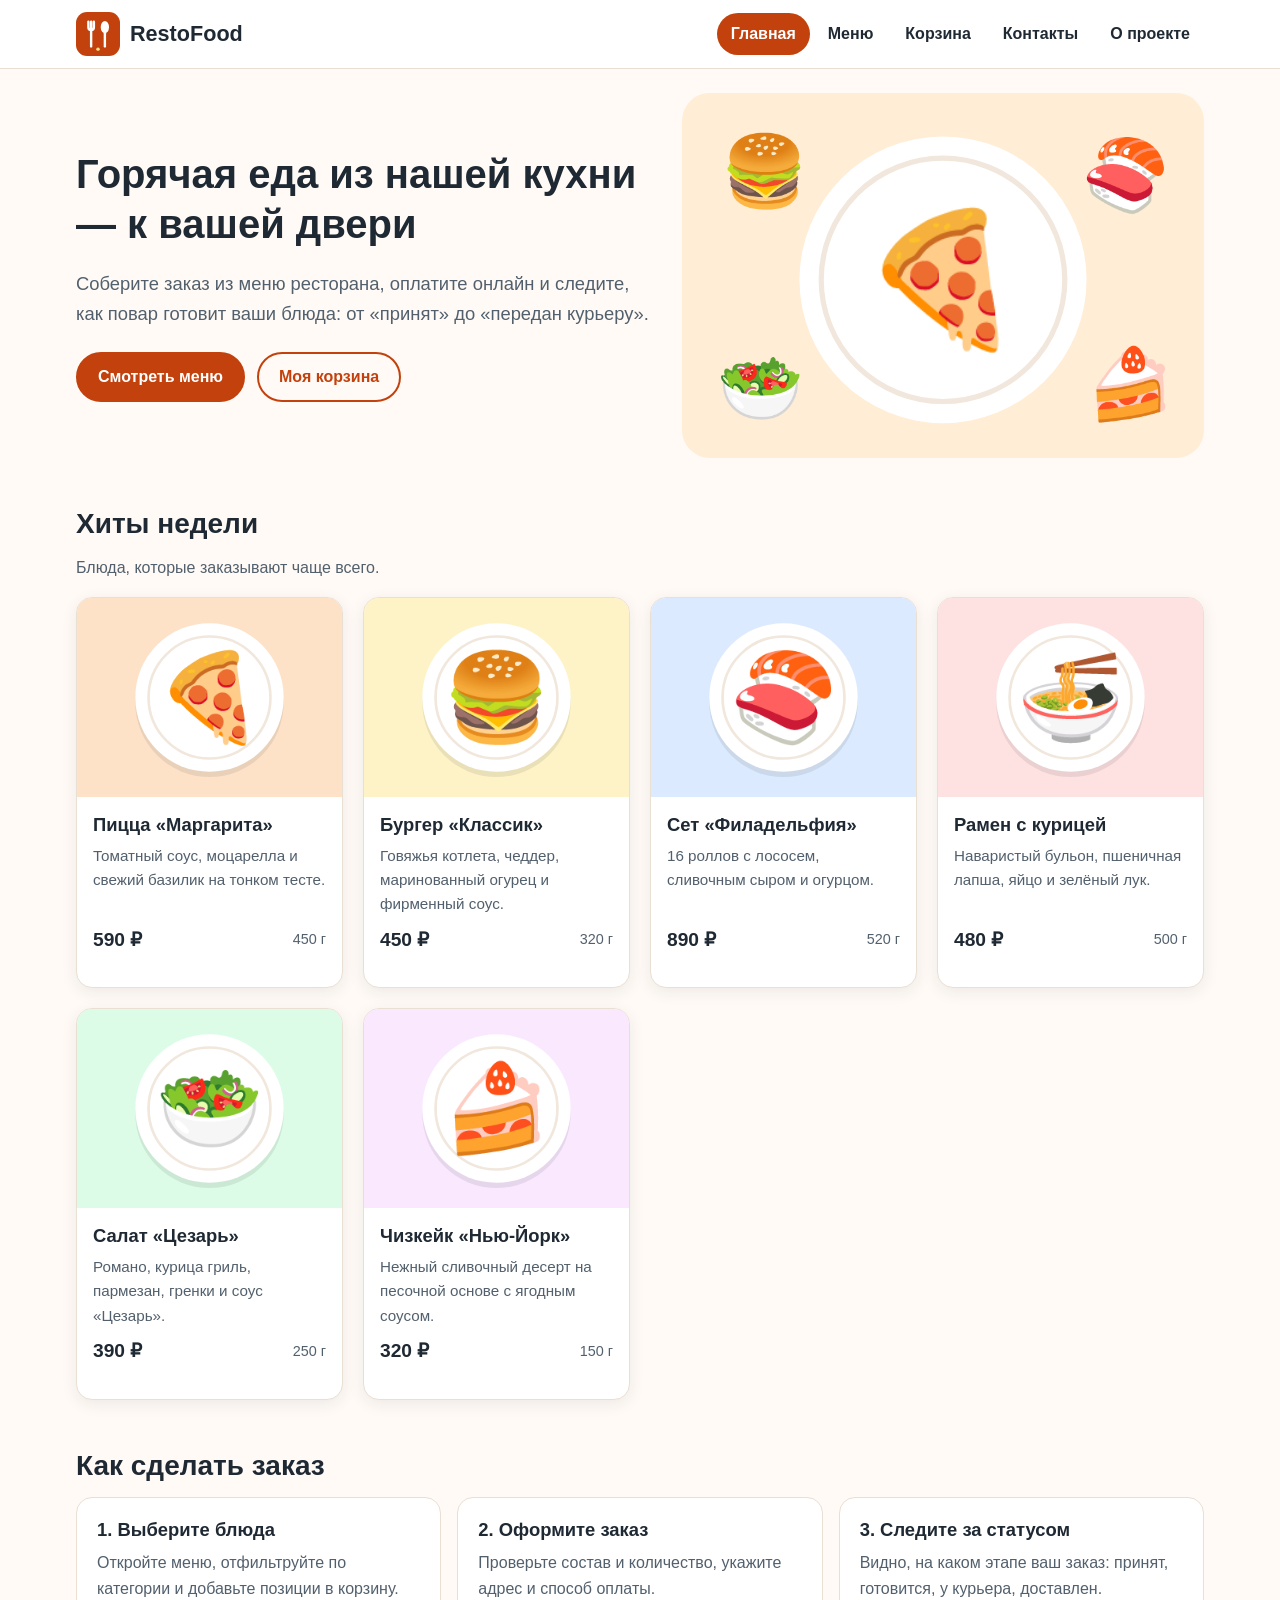
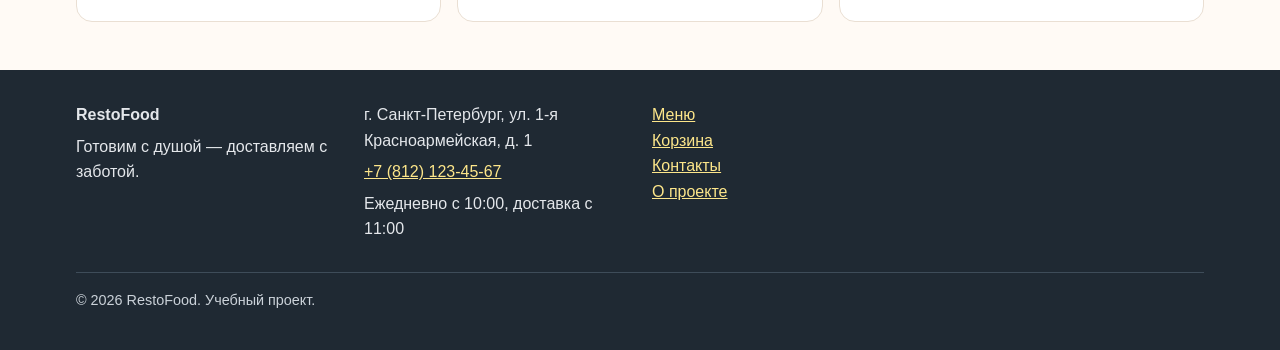
<file: index.html>
<!DOCTYPE html>
<html lang="ru">
<head>
  <meta charset="UTF-8">
  <meta name="viewport" content="width=device-width, initial-scale=1">
  <meta name="description" content="RestoFood — заказ еды из ресторана с доставкой и отслеживанием статуса приготовления.">
  <title>RestoFood — заказ еды из ресторана</title>
  <link rel="icon" href="images/logo.svg" type="image/svg+xml">
  <link rel="stylesheet" href="css/style.css">
</head>
<body>
  <header class="site-header">
    <div class="site-header__inner">
      <a class="logo" href="index.html">
        <img src="images/logo.svg" alt="Логотип RestoFood: вилка и ложка на оранжевом фоне" width="44" height="44">
        RestoFood
      </a>
      <nav class="main-nav">
        <ul>
          <li><a class="active" href="index.html">Главная</a></li>
          <li><a href="catalog.html">Меню</a></li>
          <li><a href="cart.html">Корзина</a></li>
          <li><a href="contacts.html">Контакты</a></li>
          <li><a href="about.html">О проекте</a></li>
        </ul>
      </nav>
    </div>
  </header>

  <main>
    <section class="hero">
      <div class="hero__text">
        <h1>Горячая еда из нашей кухни — к вашей двери</h1>
        <p>Соберите заказ из меню ресторана, оплатите онлайн и следите, как повар готовит ваши блюда: от «принят» до «передан курьеру».</p>
        <div class="hero__actions">
          <a class="btn" href="catalog.html">Смотреть меню</a>
          <a class="btn btn--outline" href="cart.html">Моя корзина</a>
        </div>
      </div>
      <img src="images/hero.svg" alt="Тарелка с пиццей в окружении бургера, суши, салата и торта" width="600" height="420">
    </section>

    <section class="section">
      <h2>Хиты недели</h2>
      <p class="section__lead">Блюда, которые заказывают чаще всего.</p>
      <div class="card-grid">
        <article class="card">
          <img src="images/dishes/margherita.svg" alt="Пицца «Маргарита» на белой тарелке" width="400" height="300">
          <div class="card__body">
            <h3 class="card__title"><a href="dish.html?id=1">Пицца «Маргарита»</a></h3>
            <p class="card__desc">Томатный соус, моцарелла и свежий базилик на тонком тесте.</p>
            <p class="card__footer"><span class="price">590 ₽</span> <span class="card__weight">450 г</span></p>
          </div>
        </article>
        <article class="card">
          <img src="images/dishes/burger.svg" alt="Бургер «Классик» на белой тарелке" width="400" height="300">
          <div class="card__body">
            <h3 class="card__title"><a href="dish.html?id=2">Бургер «Классик»</a></h3>
            <p class="card__desc">Говяжья котлета, чеддер, маринованный огурец и фирменный соус.</p>
            <p class="card__footer"><span class="price">450 ₽</span> <span class="card__weight">320 г</span></p>
          </div>
        </article>
        <article class="card">
          <img src="images/dishes/sushi.svg" alt="Суши-сет «Филадельфия» на белой тарелке" width="400" height="300">
          <div class="card__body">
            <h3 class="card__title"><a href="dish.html?id=4">Сет «Филадельфия»</a></h3>
            <p class="card__desc">16 роллов с лососем, сливочным сыром и огурцом.</p>
            <p class="card__footer"><span class="price">890 ₽</span> <span class="card__weight">520 г</span></p>
          </div>
        </article>
        <article class="card">
          <img src="images/dishes/ramen.svg" alt="Миска рамена с курицей" width="400" height="300">
          <div class="card__body">
            <h3 class="card__title"><a href="dish.html?id=5">Рамен с курицей</a></h3>
            <p class="card__desc">Наваристый бульон, пшеничная лапша, яйцо и зелёный лук.</p>
            <p class="card__footer"><span class="price">480 ₽</span> <span class="card__weight">500 г</span></p>
          </div>
        </article>
        <article class="card">
          <img src="images/dishes/caesar.svg" alt="Салат «Цезарь» с курицей в миске" width="400" height="300">
          <div class="card__body">
            <h3 class="card__title"><a href="dish.html?id=6">Салат «Цезарь»</a></h3>
            <p class="card__desc">Романо, курица гриль, пармезан, гренки и соус «Цезарь».</p>
            <p class="card__footer"><span class="price">390 ₽</span> <span class="card__weight">250 г</span></p>
          </div>
        </article>
        <article class="card">
          <img src="images/dishes/cheesecake.svg" alt="Кусок чизкейка на белой тарелке" width="400" height="300">
          <div class="card__body">
            <h3 class="card__title"><a href="dish.html?id=11">Чизкейк «Нью-Йорк»</a></h3>
            <p class="card__desc">Нежный сливочный десерт на песочной основе с ягодным соусом.</p>
            <p class="card__footer"><span class="price">320 ₽</span> <span class="card__weight">150 г</span></p>
          </div>
        </article>
      </div>
    </section>

    <section class="section">
      <h2>Как сделать заказ</h2>
      <ol class="steps">
        <li>
          <h3>1. Выберите блюда</h3>
          <p>Откройте меню, отфильтруйте по категории и добавьте позиции в корзину.</p>
        </li>
        <li>
          <h3>2. Оформите заказ</h3>
          <p>Проверьте состав и количество, укажите адрес и способ оплаты.</p>
        </li>
        <li>
          <h3>3. Следите за статусом</h3>
          <p>Видно, на каком этапе ваш заказ: принят, готовится, у курьера, доставлен.</p>
        </li>
      </ol>
    </section>
  </main>

  <footer class="site-footer">
    <div class="site-footer__inner">
      <div>
        <p><strong>RestoFood</strong></p>
        <p>Готовим с душой — доставляем с заботой.</p>
      </div>
      <div>
        <p>г. Санкт-Петербург, ул. 1-я Красноармейская, д. 1</p>
        <p><a href="tel:+78121234567">+7 (812) 123-45-67</a></p>
        <p>Ежедневно с 10:00, доставка с 11:00</p>
      </div>
      <nav>
        <ul>
          <li><a href="catalog.html">Меню</a></li>
          <li><a href="cart.html">Корзина</a></li>
          <li><a href="contacts.html">Контакты</a></li>
          <li><a href="about.html">О проекте</a></li>
        </ul>
      </nav>
      <p class="site-footer__copy">© 2026 RestoFood. Учебный проект.</p>
    </div>
  </footer>
</body>
</html>
</file>
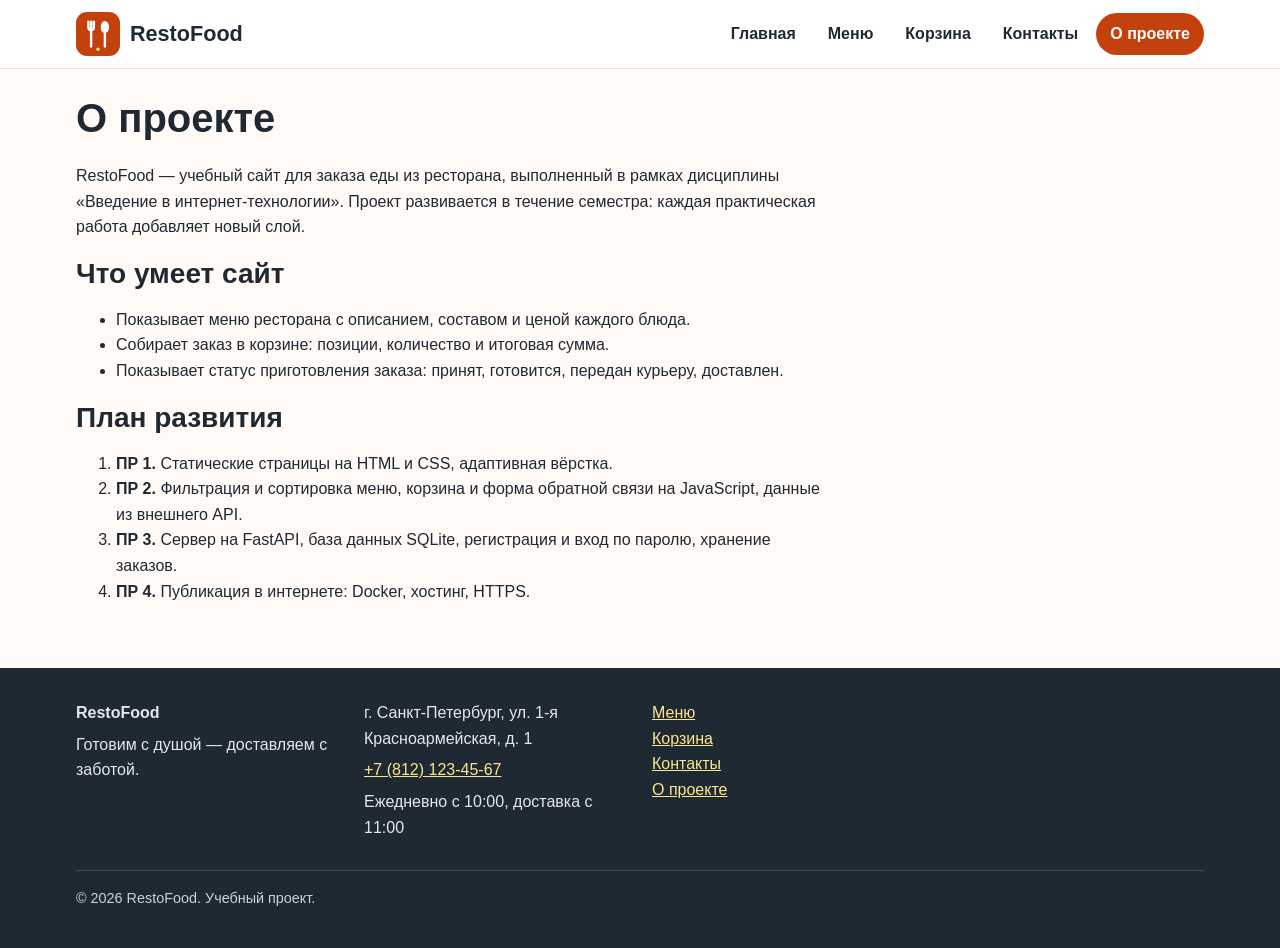
<file: about.html>
<!DOCTYPE html>
<html lang="ru">
<head>
  <meta charset="UTF-8">
  <meta name="viewport" content="width=device-width, initial-scale=1">
  <meta name="description" content="О проекте RestoFood: учебный сайт заказа еды из ресторана.">
  <title>О проекте — RestoFood</title>
  <link rel="icon" href="images/logo.svg" type="image/svg+xml">
  <link rel="stylesheet" href="css/style.css">
</head>
<body>
  <header class="site-header">
    <div class="site-header__inner">
      <a class="logo" href="index.html">
        <img src="images/logo.svg" alt="Логотип RestoFood: вилка и ложка на оранжевом фоне" width="44" height="44">
        RestoFood
      </a>
      <nav class="main-nav">
        <ul>
          <li><a href="index.html">Главная</a></li>
          <li><a href="catalog.html">Меню</a></li>
          <li><a href="cart.html">Корзина</a></li>
          <li><a href="contacts.html">Контакты</a></li>
          <li><a class="active" href="about.html">О проекте</a></li>
        </ul>
      </nav>
    </div>
  </header>

  <main>
    <article class="prose">
      <h1>О проекте</h1>
      <p>RestoFood — учебный сайт для заказа еды из ресторана, выполненный в рамках дисциплины «Введение в интернет-технологии». Проект развивается в течение семестра: каждая практическая работа добавляет новый слой.</p>

      <h2>Что умеет сайт</h2>
      <ul>
        <li>Показывает меню ресторана с описанием, составом и ценой каждого блюда.</li>
        <li>Собирает заказ в корзине: позиции, количество и итоговая сумма.</li>
        <li>Показывает статус приготовления заказа: принят, готовится, передан курьеру, доставлен.</li>
      </ul>

      <h2>План развития</h2>
      <ol>
        <li><strong>ПР 1.</strong> Статические страницы на HTML и CSS, адаптивная вёрстка.</li>
        <li><strong>ПР 2.</strong> Фильтрация и сортировка меню, корзина и форма обратной связи на JavaScript, данные из внешнего API.</li>
        <li><strong>ПР 3.</strong> Сервер на FastAPI, база данных SQLite, регистрация и вход по паролю, хранение заказов.</li>
        <li><strong>ПР 4.</strong> Публикация в интернете: Docker, хостинг, HTTPS.</li>
      </ol>
    </article>
  </main>

  <footer class="site-footer">
    <div class="site-footer__inner">
      <div>
        <p><strong>RestoFood</strong></p>
        <p>Готовим с душой — доставляем с заботой.</p>
      </div>
      <div>
        <p>г. Санкт-Петербург, ул. 1-я Красноармейская, д. 1</p>
        <p><a href="tel:+78121234567">+7 (812) 123-45-67</a></p>
        <p>Ежедневно с 10:00, доставка с 11:00</p>
      </div>
      <nav>
        <ul>
          <li><a href="catalog.html">Меню</a></li>
          <li><a href="cart.html">Корзина</a></li>
          <li><a href="contacts.html">Контакты</a></li>
          <li><a href="about.html">О проекте</a></li>
        </ul>
      </nav>
      <p class="site-footer__copy">© 2026 RestoFood. Учебный проект.</p>
    </div>
  </footer>
</body>
</html>
</file>
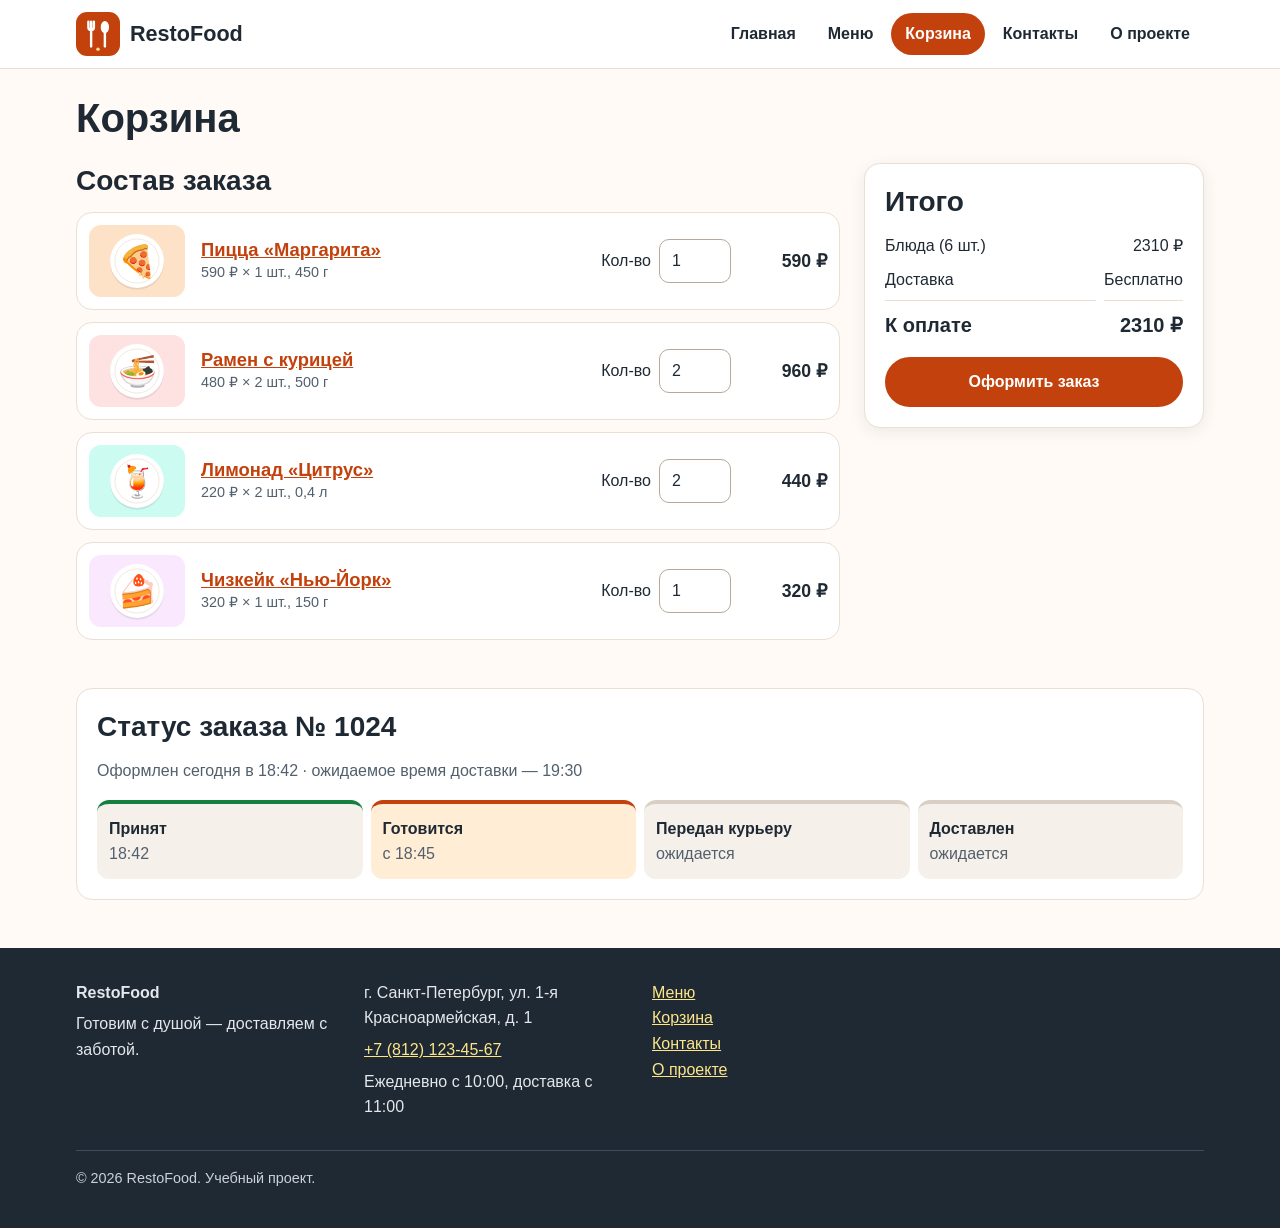
<file: cart.html>
<!DOCTYPE html>
<html lang="ru">
<head>
  <meta charset="UTF-8">
  <meta name="viewport" content="width=device-width, initial-scale=1">
  <meta name="description" content="Корзина RestoFood: состав заказа, итоговая сумма и статус приготовления.">
  <title>Корзина — RestoFood</title>
  <link rel="icon" href="images/logo.svg" type="image/svg+xml">
  <link rel="stylesheet" href="css/style.css">
</head>
<body>
  <header class="site-header">
    <div class="site-header__inner">
      <a class="logo" href="index.html">
        <img src="images/logo.svg" alt="Логотип RestoFood: вилка и ложка на оранжевом фоне" width="44" height="44">
        RestoFood
      </a>
      <nav class="main-nav">
        <ul>
          <li><a href="index.html">Главная</a></li>
          <li><a href="catalog.html">Меню</a></li>
          <li><a class="active" href="cart.html">Корзина</a></li>
          <li><a href="contacts.html">Контакты</a></li>
          <li><a href="about.html">О проекте</a></li>
        </ul>
      </nav>
    </div>
  </header>

  <main>
    <h1>Корзина</h1>

    <div class="cart">
      <section>
        <h2 id="order-items-title">Состав заказа</h2>
        <ul class="cart-list">
          <li class="cart-item">
            <img src="images/dishes/margherita.svg" alt="Пицца «Маргарита»" width="96" height="72">
            <div>
              <h3><a href="dish.html?id=1">Пицца «Маргарита»</a></h3>
              <p>590 ₽ × 1 шт., 450 г</p>
            </div>
            <div class="qty">
              <label for="qty-1">Кол-во</label>
              <input type="number" id="qty-1" name="qty-1" value="1" min="0" max="20">
            </div>
            <p class="cart-item__sum price">590 ₽</p>
          </li>
          <li class="cart-item">
            <img src="images/dishes/ramen.svg" alt="Рамен с курицей" width="96" height="72">
            <div>
              <h3><a href="dish.html?id=5">Рамен с курицей</a></h3>
              <p>480 ₽ × 2 шт., 500 г</p>
            </div>
            <div class="qty">
              <label for="qty-5">Кол-во</label>
              <input type="number" id="qty-5" name="qty-5" value="2" min="0" max="20">
            </div>
            <p class="cart-item__sum price">960 ₽</p>
          </li>
          <li class="cart-item">
            <img src="images/dishes/lemonade.svg" alt="Лимонад «Цитрус»" width="96" height="72">
            <div>
              <h3><a href="dish.html?id=13">Лимонад «Цитрус»</a></h3>
              <p>220 ₽ × 2 шт., 0,4 л</p>
            </div>
            <div class="qty">
              <label for="qty-13">Кол-во</label>
              <input type="number" id="qty-13" name="qty-13" value="2" min="0" max="20">
            </div>
            <p class="cart-item__sum price">440 ₽</p>
          </li>
          <li class="cart-item">
            <img src="images/dishes/cheesecake.svg" alt="Чизкейк «Нью-Йорк»" width="96" height="72">
            <div>
              <h3><a href="dish.html?id=11">Чизкейк «Нью-Йорк»</a></h3>
              <p>320 ₽ × 1 шт., 150 г</p>
            </div>
            <div class="qty">
              <label for="qty-11">Кол-во</label>
              <input type="number" id="qty-11" name="qty-11" value="1" min="0" max="20">
            </div>
            <p class="cart-item__sum price">320 ₽</p>
          </li>
        </ul>
      </section>

      <aside class="summary">
        <h2>Итого</h2>
        <dl>
          <dt>Блюда (6 шт.)</dt>
          <dd>2310 ₽</dd>
          <dt>Доставка</dt>
          <dd>Бесплатно</dd>
          <dt class="summary__total">К оплате</dt>
          <dd class="summary__total">2310 ₽</dd>
        </dl>

        <button class="btn" type="button">Оформить заказ</button>
      </aside>
    </div>

    <section class="section order-status">
      <h2>Статус заказа № 1024</h2>
      <p class="section__lead">Оформлен сегодня в 18:42 · ожидаемое время доставки — 19:30</p>
      <ol class="status-steps">
        <li class="is-done"><strong>Принят</strong> 18:42</li>
        <li class="is-current"><strong>Готовится</strong> с 18:45</li>
        <li><strong>Передан курьеру</strong> ожидается</li>
        <li><strong>Доставлен</strong> ожидается</li>
      </ol>
    </section>
  </main>

  <footer class="site-footer">
    <div class="site-footer__inner">
      <div>
        <p><strong>RestoFood</strong></p>
        <p>Готовим с душой — доставляем с заботой.</p>
      </div>
      <div>
        <p>г. Санкт-Петербург, ул. 1-я Красноармейская, д. 1</p>
        <p><a href="tel:+78121234567">+7 (812) 123-45-67</a></p>
        <p>Ежедневно с 10:00, доставка с 11:00</p>
      </div>
      <nav>
        <ul>
          <li><a href="catalog.html">Меню</a></li>
          <li><a href="cart.html">Корзина</a></li>
          <li><a href="contacts.html">Контакты</a></li>
          <li><a href="about.html">О проекте</a></li>
        </ul>
      </nav>
      <p class="site-footer__copy">© 2026 RestoFood. Учебный проект.</p>
    </div>
  </footer>
</body>
</html>
</file>
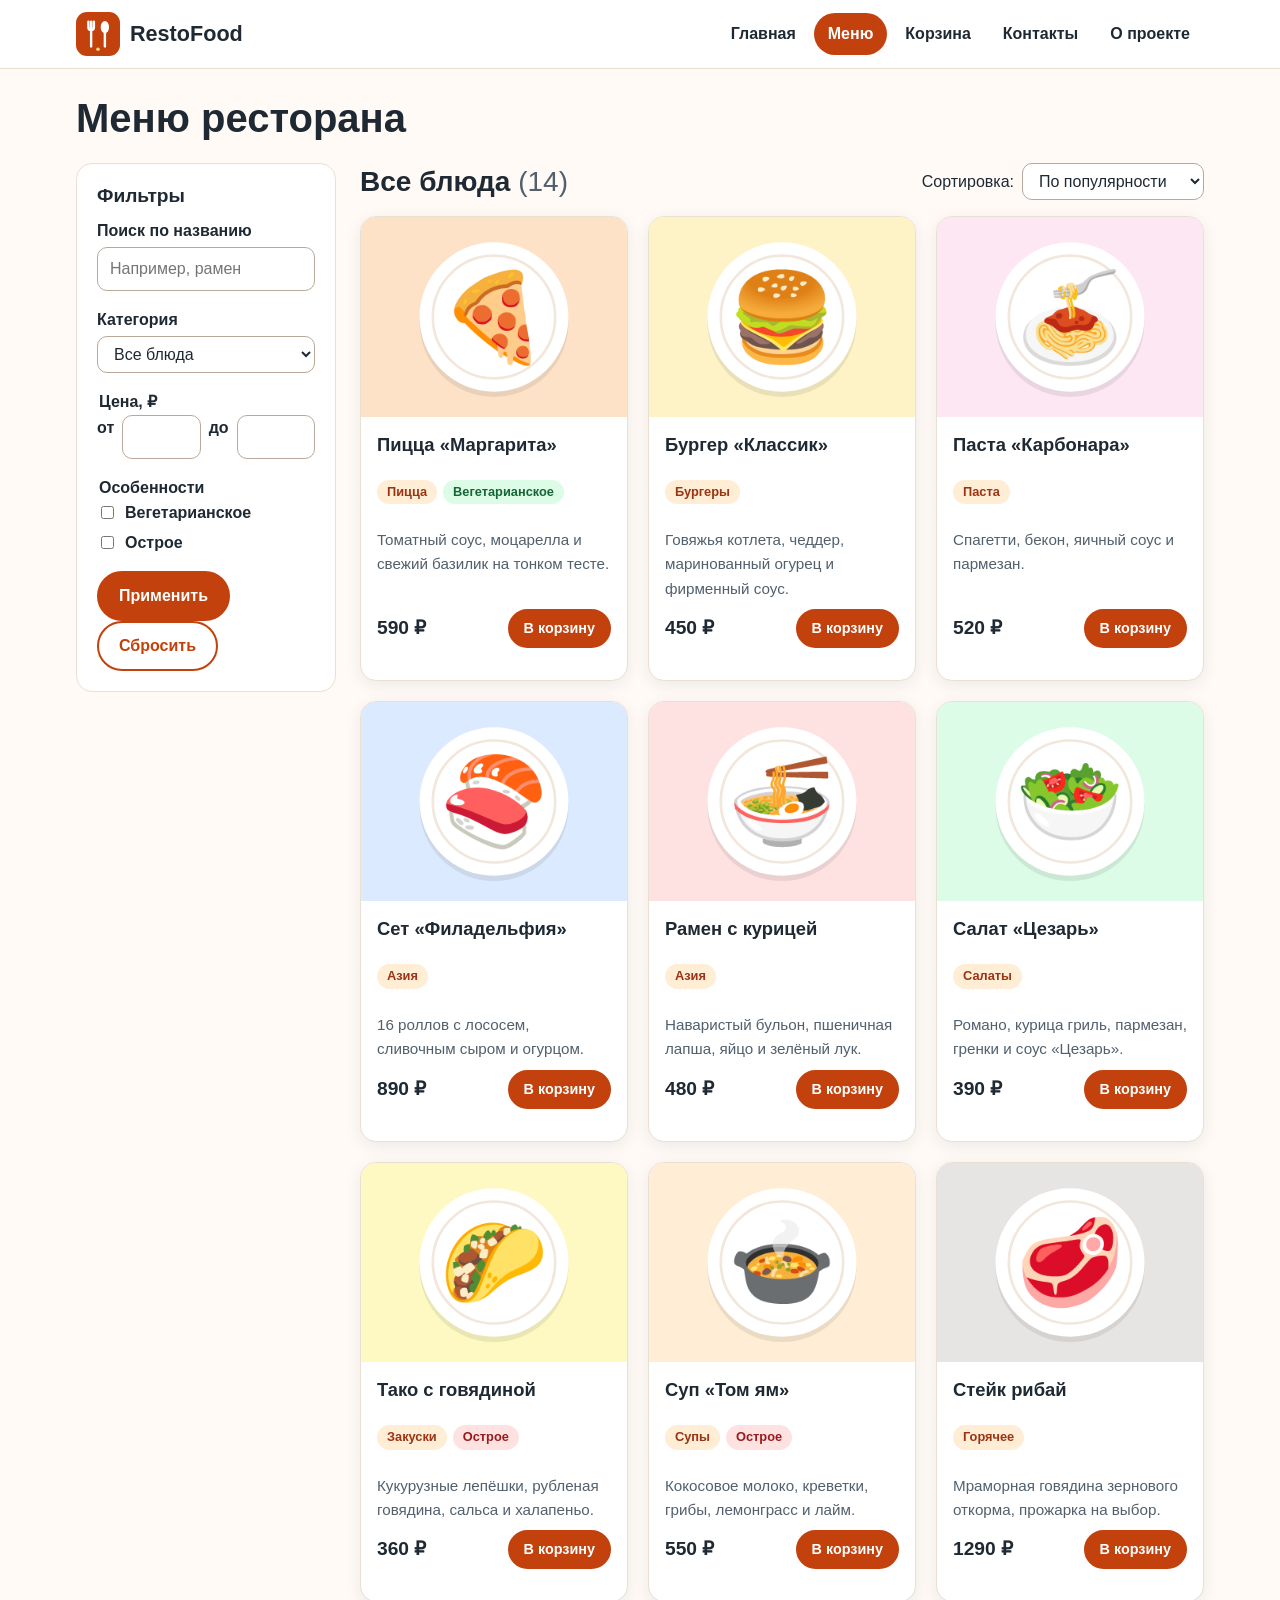
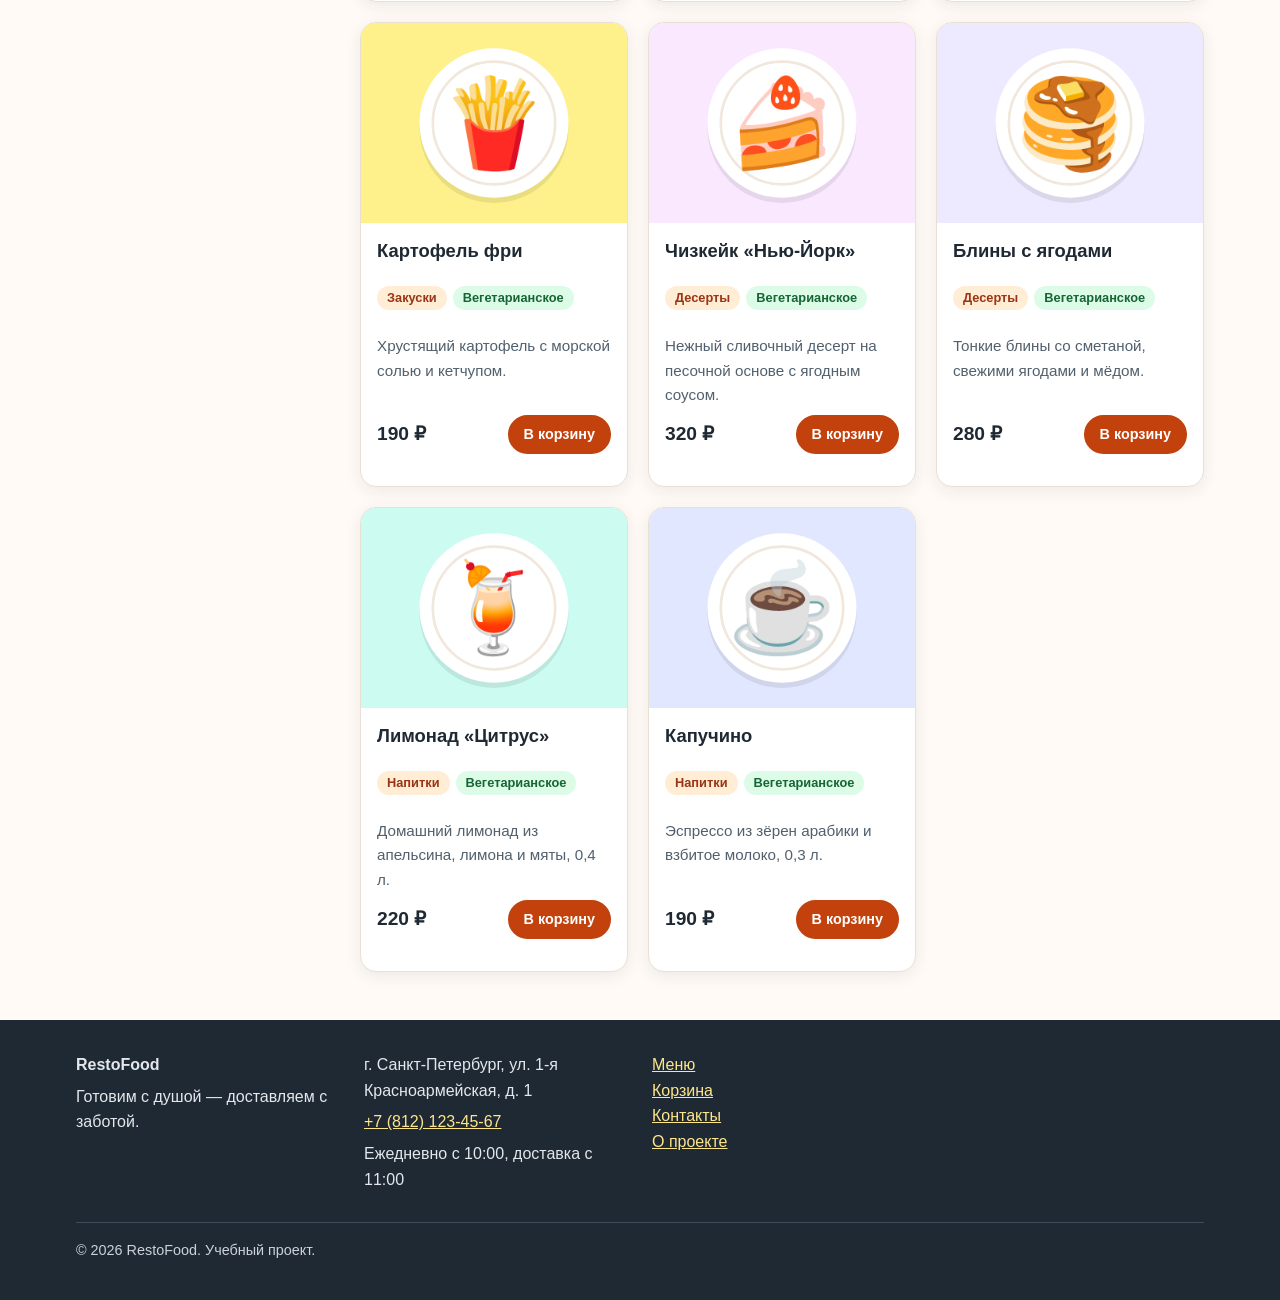
<file: catalog.html>
<!DOCTYPE html>
<html lang="ru">
<head>
  <meta charset="UTF-8">
  <meta name="viewport" content="width=device-width, initial-scale=1">
  <meta name="description" content="Полное меню ресторана RestoFood: пицца, бургеры, азиатская кухня, салаты, десерты и напитки.">
  <title>Меню — RestoFood</title>
  <link rel="icon" href="images/logo.svg" type="image/svg+xml">
  <link rel="stylesheet" href="css/style.css">
</head>
<body>
  <header class="site-header">
    <div class="site-header__inner">
      <a class="logo" href="index.html">
        <img src="images/logo.svg" alt="Логотип RestoFood: вилка и ложка на оранжевом фоне" width="44" height="44">
        RestoFood
      </a>
      <nav class="main-nav">
        <ul>
          <li><a href="index.html">Главная</a></li>
          <li><a class="active" href="catalog.html">Меню</a></li>
          <li><a href="cart.html">Корзина</a></li>
          <li><a href="contacts.html">Контакты</a></li>
          <li><a href="about.html">О проекте</a></li>
        </ul>
      </nav>
    </div>
  </header>

  <main>
    <h1>Меню ресторана</h1>

    <div class="catalog">
      <aside class="filters">
        <h2>Фильтры</h2>
        <form action="#" method="get">
          <div class="form-field">
            <label for="search">Поиск по названию</label>
            <input type="search" id="search" name="q" placeholder="Например, рамен">
          </div>

          <div class="form-field">
            <label for="category">Категория</label>
            <select id="category" name="category">
              <option value="">Все блюда</option>
              <option value="pizza">Пицца и паста</option>
              <option value="burgers">Бургеры и закуски</option>
              <option value="asia">Азиатская кухня</option>
              <option value="salads">Салаты</option>
              <option value="hot">Горячее и супы</option>
              <option value="desserts">Десерты</option>
              <option value="drinks">Напитки</option>
            </select>
          </div>

          <fieldset class="form-field">
            <legend>Цена, ₽</legend>
            <div class="price-range">
              <label for="price-min">от</label>
              <input type="number" id="price-min" name="price_min" min="0" step="10">
              <label for="price-max">до</label>
              <input type="number" id="price-max" name="price_max" min="0" step="10">
            </div>
          </fieldset>

          <fieldset class="form-field">
            <legend>Особенности</legend>
            <label class="form-check"><input type="checkbox" name="veg"> Вегетарианское</label>
            <label class="form-check"><input type="checkbox" name="hot"> Острое</label>
          </fieldset>

          <button class="btn" type="submit">Применить</button>
          <button class="btn btn--outline" type="reset">Сбросить</button>
        </form>
      </aside>

      <section>
        <div class="catalog__toolbar">
          <h2>Все блюда <span class="catalog__count">(14)</span></h2>
          <div class="catalog__sort">
            <label for="sort">Сортировка:</label>
            <select id="sort" name="sort">
              <option value="popular">По популярности</option>
              <option value="price-asc">Сначала дешевле</option>
              <option value="price-desc">Сначала дороже</option>
              <option value="name">По названию</option>
            </select>
          </div>
        </div>

        <div class="card-grid">
          <article class="card">
            <img src="images/dishes/margherita.svg" alt="Пицца «Маргарита» на белой тарелке" width="400" height="300">
            <div class="card__body">
              <h3 class="card__title"><a href="dish.html?id=1">Пицца «Маргарита»</a></h3>
              <p class="card__tags"><span class="badge">Пицца</span> <span class="badge badge--veg">Вегетарианское</span></p>
              <p class="card__desc">Томатный соус, моцарелла и свежий базилик на тонком тесте.</p>
              <p class="card__footer"><span class="price">590 ₽</span> <button class="btn btn--small" type="button">В корзину</button></p>
            </div>
          </article>

          <article class="card">
            <img src="images/dishes/burger.svg" alt="Бургер «Классик» на белой тарелке" width="400" height="300">
            <div class="card__body">
              <h3 class="card__title"><a href="dish.html?id=2">Бургер «Классик»</a></h3>
              <p class="card__tags"><span class="badge">Бургеры</span></p>
              <p class="card__desc">Говяжья котлета, чеддер, маринованный огурец и фирменный соус.</p>
              <p class="card__footer"><span class="price">450 ₽</span> <button class="btn btn--small" type="button">В корзину</button></p>
            </div>
          </article>

          <article class="card">
            <img src="images/dishes/carbonara.svg" alt="Паста «Карбонара» на белой тарелке" width="400" height="300">
            <div class="card__body">
              <h3 class="card__title"><a href="dish.html?id=3">Паста «Карбонара»</a></h3>
              <p class="card__tags"><span class="badge">Паста</span></p>
              <p class="card__desc">Спагетти, бекон, яичный соус и пармезан.</p>
              <p class="card__footer"><span class="price">520 ₽</span> <button class="btn btn--small" type="button">В корзину</button></p>
            </div>
          </article>

          <article class="card">
            <img src="images/dishes/sushi.svg" alt="Суши-сет «Филадельфия» на белой тарелке" width="400" height="300">
            <div class="card__body">
              <h3 class="card__title"><a href="dish.html?id=4">Сет «Филадельфия»</a></h3>
              <p class="card__tags"><span class="badge">Азия</span></p>
              <p class="card__desc">16 роллов с лососем, сливочным сыром и огурцом.</p>
              <p class="card__footer"><span class="price">890 ₽</span> <button class="btn btn--small" type="button">В корзину</button></p>
            </div>
          </article>

          <article class="card">
            <img src="images/dishes/ramen.svg" alt="Миска рамена с курицей" width="400" height="300">
            <div class="card__body">
              <h3 class="card__title"><a href="dish.html?id=5">Рамен с курицей</a></h3>
              <p class="card__tags"><span class="badge">Азия</span></p>
              <p class="card__desc">Наваристый бульон, пшеничная лапша, яйцо и зелёный лук.</p>
              <p class="card__footer"><span class="price">480 ₽</span> <button class="btn btn--small" type="button">В корзину</button></p>
            </div>
          </article>

          <article class="card">
            <img src="images/dishes/caesar.svg" alt="Салат «Цезарь» с курицей в миске" width="400" height="300">
            <div class="card__body">
              <h3 class="card__title"><a href="dish.html?id=6">Салат «Цезарь»</a></h3>
              <p class="card__tags"><span class="badge">Салаты</span></p>
              <p class="card__desc">Романо, курица гриль, пармезан, гренки и соус «Цезарь».</p>
              <p class="card__footer"><span class="price">390 ₽</span> <button class="btn btn--small" type="button">В корзину</button></p>
            </div>
          </article>

          <article class="card">
            <img src="images/dishes/tacos.svg" alt="Тако с говядиной на белой тарелке" width="400" height="300">
            <div class="card__body">
              <h3 class="card__title"><a href="dish.html?id=7">Тако с говядиной</a></h3>
              <p class="card__tags"><span class="badge">Закуски</span> <span class="badge badge--hot">Острое</span></p>
              <p class="card__desc">Кукурузные лепёшки, рубленая говядина, сальса и халапеньо.</p>
              <p class="card__footer"><span class="price">360 ₽</span> <button class="btn btn--small" type="button">В корзину</button></p>
            </div>
          </article>

          <article class="card">
            <img src="images/dishes/tomyum.svg" alt="Суп «Том ям» в глубокой тарелке" width="400" height="300">
            <div class="card__body">
              <h3 class="card__title"><a href="dish.html?id=8">Суп «Том ям»</a></h3>
              <p class="card__tags"><span class="badge">Супы</span> <span class="badge badge--hot">Острое</span></p>
              <p class="card__desc">Кокосовое молоко, креветки, грибы, лемонграсс и лайм.</p>
              <p class="card__footer"><span class="price">550 ₽</span> <button class="btn btn--small" type="button">В корзину</button></p>
            </div>
          </article>

          <article class="card">
            <img src="images/dishes/steak.svg" alt="Стейк рибай на белой тарелке" width="400" height="300">
            <div class="card__body">
              <h3 class="card__title"><a href="dish.html?id=9">Стейк рибай</a></h3>
              <p class="card__tags"><span class="badge">Горячее</span></p>
              <p class="card__desc">Мраморная говядина зернового откорма, прожарка на выбор.</p>
              <p class="card__footer"><span class="price">1290 ₽</span> <button class="btn btn--small" type="button">В корзину</button></p>
            </div>
          </article>

          <article class="card">
            <img src="images/dishes/fries.svg" alt="Порция картофеля фри" width="400" height="300">
            <div class="card__body">
              <h3 class="card__title"><a href="dish.html?id=10">Картофель фри</a></h3>
              <p class="card__tags"><span class="badge">Закуски</span> <span class="badge badge--veg">Вегетарианское</span></p>
              <p class="card__desc">Хрустящий картофель с морской солью и кетчупом.</p>
              <p class="card__footer"><span class="price">190 ₽</span> <button class="btn btn--small" type="button">В корзину</button></p>
            </div>
          </article>

          <article class="card">
            <img src="images/dishes/cheesecake.svg" alt="Кусок чизкейка на белой тарелке" width="400" height="300">
            <div class="card__body">
              <h3 class="card__title"><a href="dish.html?id=11">Чизкейк «Нью-Йорк»</a></h3>
              <p class="card__tags"><span class="badge">Десерты</span> <span class="badge badge--veg">Вегетарианское</span></p>
              <p class="card__desc">Нежный сливочный десерт на песочной основе с ягодным соусом.</p>
              <p class="card__footer"><span class="price">320 ₽</span> <button class="btn btn--small" type="button">В корзину</button></p>
            </div>
          </article>

          <article class="card">
            <img src="images/dishes/pancakes.svg" alt="Стопка блинов с ягодами" width="400" height="300">
            <div class="card__body">
              <h3 class="card__title"><a href="dish.html?id=12">Блины с ягодами</a></h3>
              <p class="card__tags"><span class="badge">Десерты</span> <span class="badge badge--veg">Вегетарианское</span></p>
              <p class="card__desc">Тонкие блины со сметаной, свежими ягодами и мёдом.</p>
              <p class="card__footer"><span class="price">280 ₽</span> <button class="btn btn--small" type="button">В корзину</button></p>
            </div>
          </article>

          <article class="card">
            <img src="images/dishes/lemonade.svg" alt="Бокал цитрусового лимонада" width="400" height="300">
            <div class="card__body">
              <h3 class="card__title"><a href="dish.html?id=13">Лимонад «Цитрус»</a></h3>
              <p class="card__tags"><span class="badge">Напитки</span> <span class="badge badge--veg">Вегетарианское</span></p>
              <p class="card__desc">Домашний лимонад из апельсина, лимона и мяты, 0,4 л.</p>
              <p class="card__footer"><span class="price">220 ₽</span> <button class="btn btn--small" type="button">В корзину</button></p>
            </div>
          </article>

          <article class="card">
            <img src="images/dishes/cappuccino.svg" alt="Чашка капучино" width="400" height="300">
            <div class="card__body">
              <h3 class="card__title"><a href="dish.html?id=14">Капучино</a></h3>
              <p class="card__tags"><span class="badge">Напитки</span> <span class="badge badge--veg">Вегетарианское</span></p>
              <p class="card__desc">Эспрессо из зёрен арабики и взбитое молоко, 0,3 л.</p>
              <p class="card__footer"><span class="price">190 ₽</span> <button class="btn btn--small" type="button">В корзину</button></p>
            </div>
          </article>
        </div>
      </section>
    </div>
  </main>

  <footer class="site-footer">
    <div class="site-footer__inner">
      <div>
        <p><strong>RestoFood</strong></p>
        <p>Готовим с душой — доставляем с заботой.</p>
      </div>
      <div>
        <p>г. Санкт-Петербург, ул. 1-я Красноармейская, д. 1</p>
        <p><a href="tel:+78121234567">+7 (812) 123-45-67</a></p>
        <p>Ежедневно с 10:00, доставка с 11:00</p>
      </div>
      <nav>
        <ul>
          <li><a href="catalog.html">Меню</a></li>
          <li><a href="cart.html">Корзина</a></li>
          <li><a href="contacts.html">Контакты</a></li>
          <li><a href="about.html">О проекте</a></li>
        </ul>
      </nav>
      <p class="site-footer__copy">© 2026 RestoFood. Учебный проект.</p>
    </div>
  </footer>
</body>
</html>
</file>
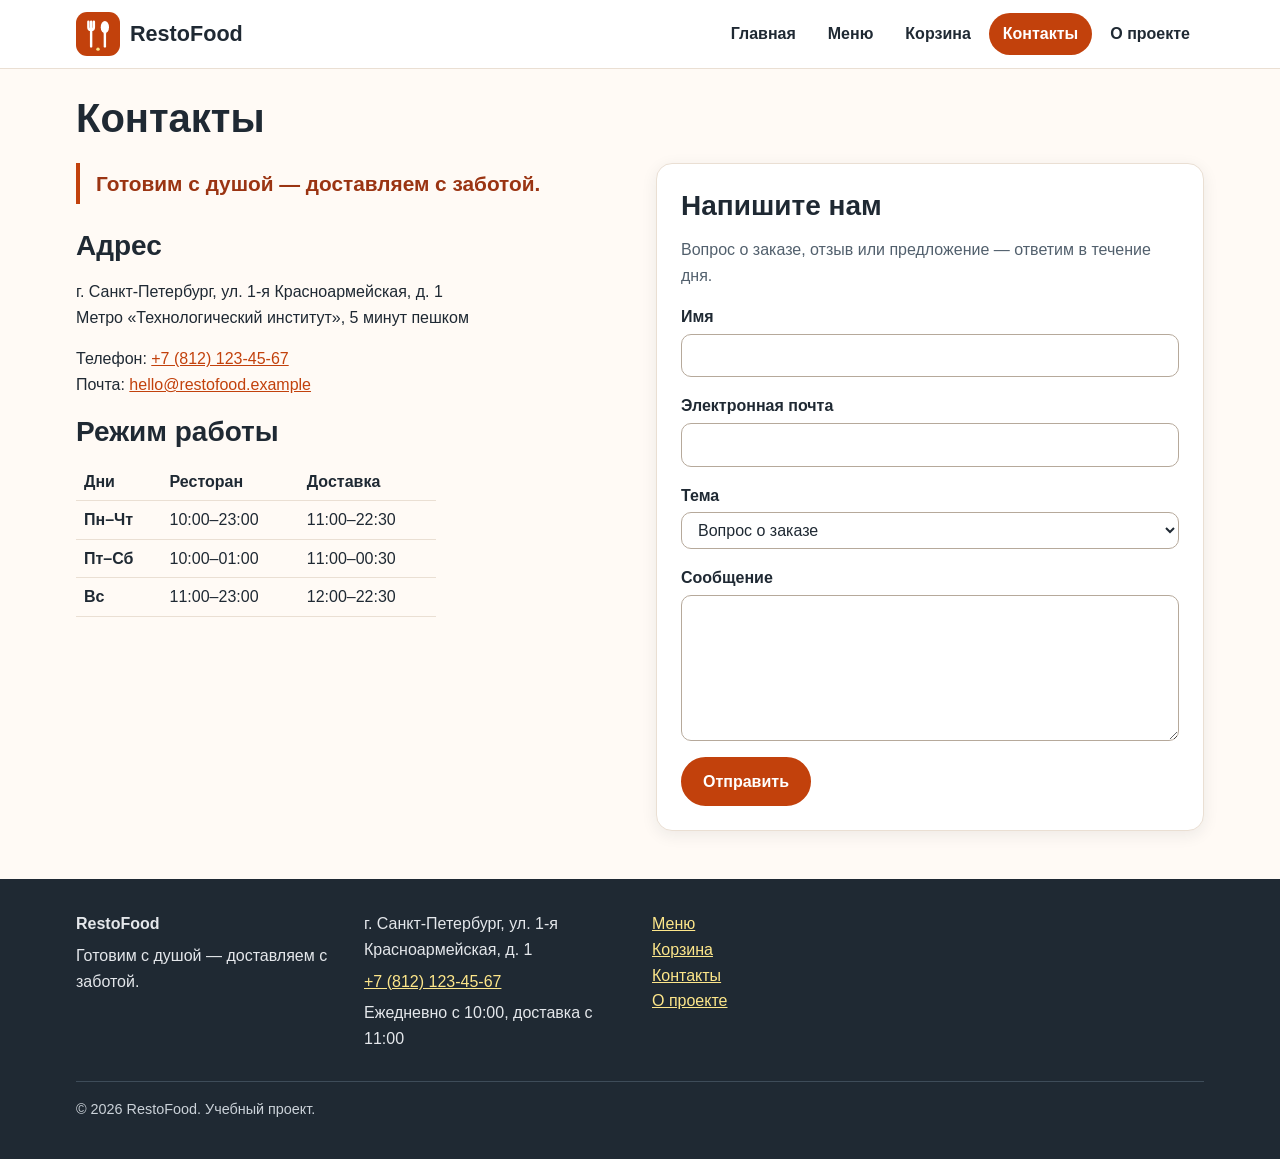
<file: contacts.html>
<!DOCTYPE html>
<html lang="ru">
<head>
  <meta charset="UTF-8">
  <meta name="viewport" content="width=device-width, initial-scale=1">
  <meta name="description" content="Контакты ресторана RestoFood: адрес, телефон, режим работы и форма обратной связи.">
  <title>Контакты — RestoFood</title>
  <link rel="icon" href="images/logo.svg" type="image/svg+xml">
  <link rel="stylesheet" href="css/style.css">
</head>
<body>
  <header class="site-header">
    <div class="site-header__inner">
      <a class="logo" href="index.html">
        <img src="images/logo.svg" alt="Логотип RestoFood: вилка и ложка на оранжевом фоне" width="44" height="44">
        RestoFood
      </a>
      <nav class="main-nav">
        <ul>
          <li><a href="index.html">Главная</a></li>
          <li><a href="catalog.html">Меню</a></li>
          <li><a href="cart.html">Корзина</a></li>
          <li><a class="active" href="contacts.html">Контакты</a></li>
          <li><a href="about.html">О проекте</a></li>
        </ul>
      </nav>
    </div>
  </header>

  <main>
    <h1>Контакты</h1>

    <div class="contacts">
      <section>
        <p class="slogan">Готовим с душой — доставляем с заботой.</p>

        <h2>Адрес</h2>
        <address>
          <p>г. Санкт-Петербург, ул. 1-я Красноармейская, д. 1<br>
          Метро «Технологический институт», 5 минут пешком</p>
          <p>Телефон: <a href="tel:+78121234567">+7 (812) 123-45-67</a><br>
          Почта: <a href="mailto:hello@restofood.example">hello@restofood.example</a></p>
        </address>

        <h2>Режим работы</h2>
        <table class="hours">
          <thead>
            <tr>
              <th scope="col">Дни</th>
              <th scope="col">Ресторан</th>
              <th scope="col">Доставка</th>
            </tr>
          </thead>
          <tbody>
            <tr>
              <th scope="row">Пн–Чт</th>
              <td>10:00–23:00</td>
              <td>11:00–22:30</td>
            </tr>
            <tr>
              <th scope="row">Пт–Сб</th>
              <td>10:00–01:00</td>
              <td>11:00–00:30</td>
            </tr>
            <tr>
              <th scope="row">Вс</th>
              <td>11:00–23:00</td>
              <td>12:00–22:30</td>
            </tr>
          </tbody>
        </table>
      </section>

      <section class="feedback-form">
        <h2>Напишите нам</h2>
        <p class="section__lead">Вопрос о заказе, отзыв или предложение — ответим в течение дня.</p>
        <form action="#" method="post">
          <div class="form-field">
            <label for="name">Имя</label>
            <input type="text" id="name" name="name" autocomplete="name" required>
          </div>
          <div class="form-field">
            <label for="email">Электронная почта</label>
            <input type="email" id="email" name="email" autocomplete="email" required>
          </div>
          <div class="form-field">
            <label for="topic">Тема</label>
            <select id="topic" name="topic">
              <option value="order">Вопрос о заказе</option>
              <option value="review">Отзыв</option>
              <option value="offer">Предложение</option>
            </select>
          </div>
          <div class="form-field">
            <label for="message">Сообщение</label>
            <textarea id="message" name="message" rows="5" required></textarea>
          </div>
          <button class="btn" type="submit">Отправить</button>
        </form>
      </section>
    </div>
  </main>

  <footer class="site-footer">
    <div class="site-footer__inner">
      <div>
        <p><strong>RestoFood</strong></p>
        <p>Готовим с душой — доставляем с заботой.</p>
      </div>
      <div>
        <p>г. Санкт-Петербург, ул. 1-я Красноармейская, д. 1</p>
        <p><a href="tel:+78121234567">+7 (812) 123-45-67</a></p>
        <p>Ежедневно с 10:00, доставка с 11:00</p>
      </div>
      <nav>
        <ul>
          <li><a href="catalog.html">Меню</a></li>
          <li><a href="cart.html">Корзина</a></li>
          <li><a href="contacts.html">Контакты</a></li>
          <li><a href="about.html">О проекте</a></li>
        </ul>
      </nav>
      <p class="site-footer__copy">© 2026 RestoFood. Учебный проект.</p>
    </div>
  </footer>
</body>
</html>
</file>
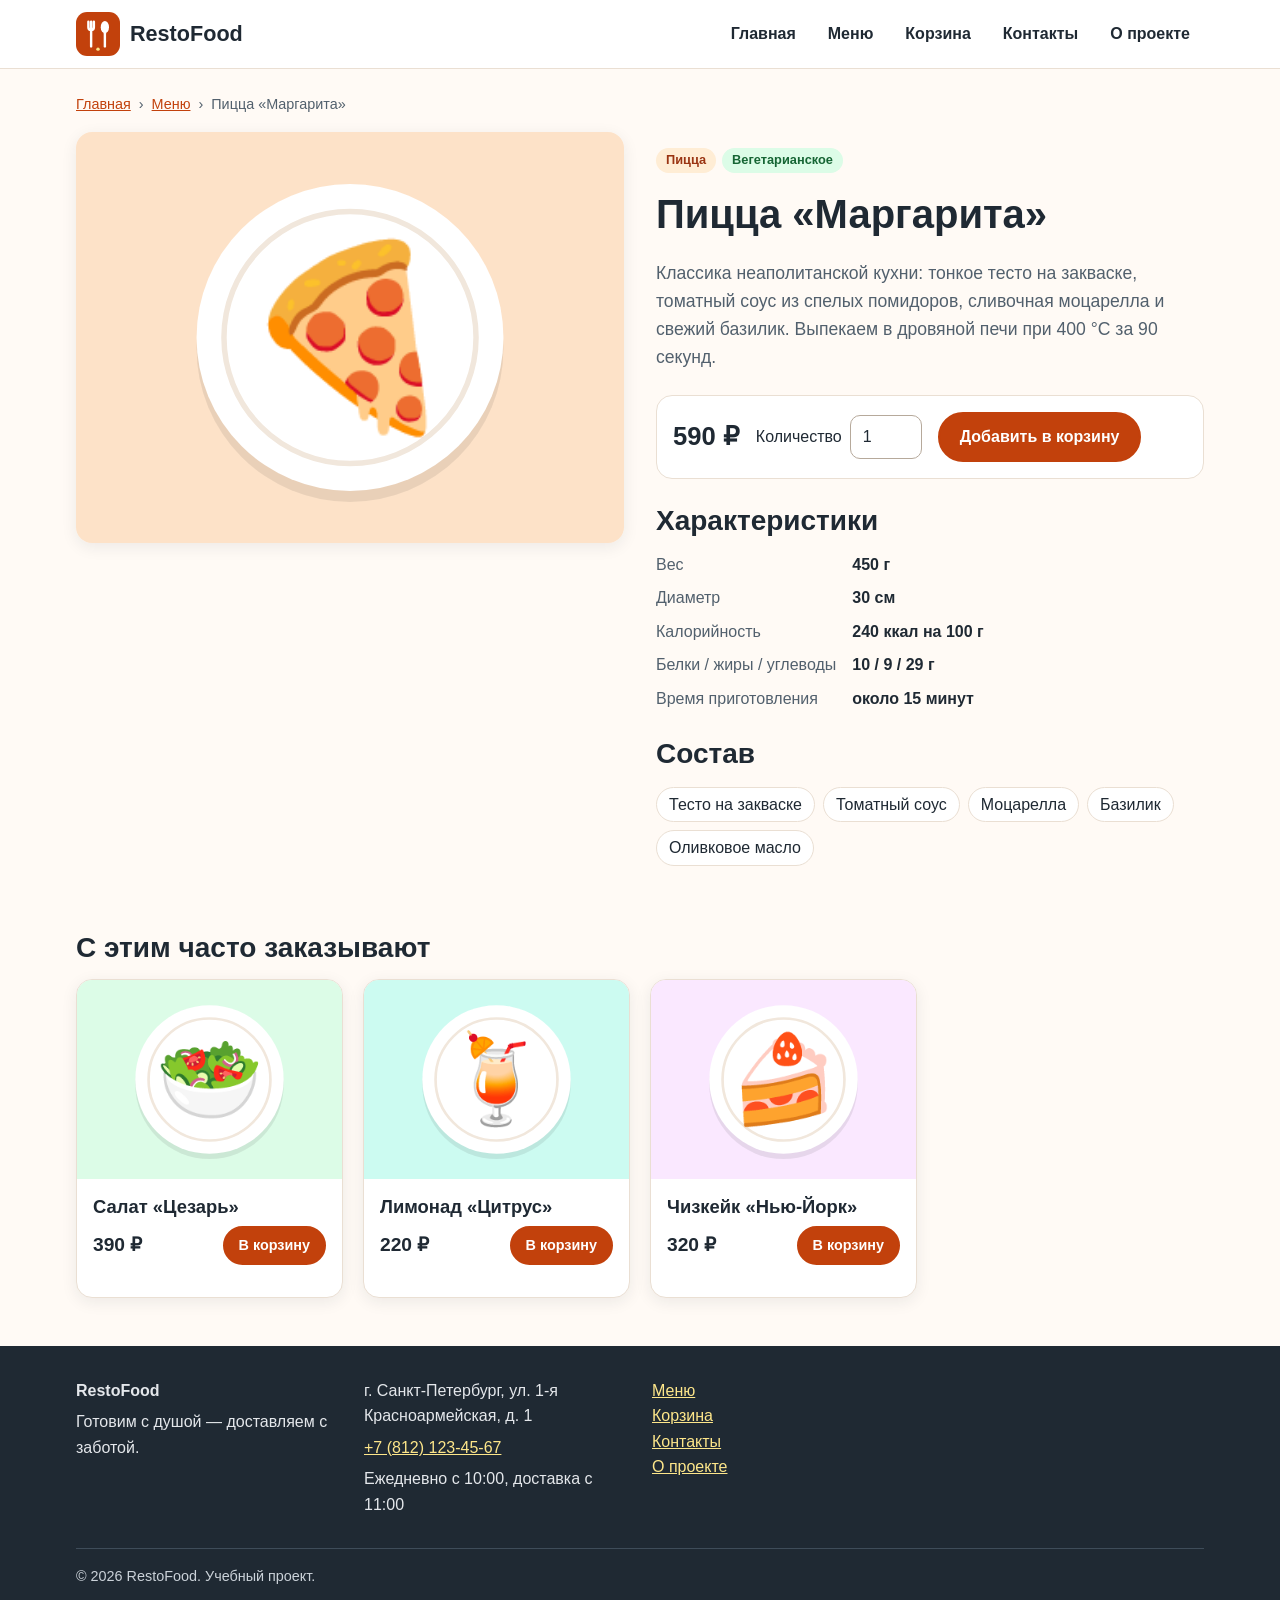
<file: dish.html>
<!DOCTYPE html>
<html lang="ru">
<head>
  <meta charset="UTF-8">
  <meta name="viewport" content="width=device-width, initial-scale=1">
  <meta name="description" content="Пицца «Маргарита» — состав, вес, калорийность и цена. Закажите в RestoFood.">
  <title>Пицца «Маргарита» — RestoFood</title>
  <link rel="icon" href="images/logo.svg" type="image/svg+xml">
  <link rel="stylesheet" href="css/style.css">
</head>
<body>
  <header class="site-header">
    <div class="site-header__inner">
      <a class="logo" href="index.html">
        <img src="images/logo.svg" alt="Логотип RestoFood: вилка и ложка на оранжевом фоне" width="44" height="44">
        RestoFood
      </a>
      <nav class="main-nav">
        <ul>
          <li><a href="index.html">Главная</a></li>
          <li><a href="catalog.html">Меню</a></li>
          <li><a href="cart.html">Корзина</a></li>
          <li><a href="contacts.html">Контакты</a></li>
          <li><a href="about.html">О проекте</a></li>
        </ul>
      </nav>
    </div>
  </header>

  <main>
    <nav class="breadcrumbs">
      <ol>
        <li><a href="index.html">Главная</a></li>
        <li><a href="catalog.html">Меню</a></li>
        <li>Пицца «Маргарита»</li>
      </ol>
    </nav>

    <article class="dish">
      <figure class="dish__image">
        <img src="images/dishes/margherita.svg" alt="Пицца «Маргарита» с томатным соусом и моцареллой на белой тарелке" width="400" height="300">
      </figure>

      <div>
        <p class="card__tags"><span class="badge">Пицца</span> <span class="badge badge--veg">Вегетарианское</span></p>
        <h1>Пицца «Маргарита»</h1>
        <p class="dish__lead">Классика неаполитанской кухни: тонкое тесто на закваске, томатный соус из спелых помидоров, сливочная моцарелла и свежий базилик. Выпекаем в дровяной печи при 400 °C за 90 секунд.</p>

        <form class="dish__buy" action="#" method="post">
          <span class="price">590 ₽</span>
          <div class="qty">
            <label for="qty">Количество</label>
            <input type="number" id="qty" name="qty" value="1" min="1" max="20">
          </div>
          <button class="btn" type="submit">Добавить в корзину</button>
        </form>

        <h2>Характеристики</h2>
        <dl class="specs">
          <dt>Вес</dt>
          <dd>450 г</dd>
          <dt>Диаметр</dt>
          <dd>30 см</dd>
          <dt>Калорийность</dt>
          <dd>240 ккал на 100 г</dd>
          <dt>Белки / жиры / углеводы</dt>
          <dd>10 / 9 / 29 г</dd>
          <dt>Время приготовления</dt>
          <dd>около 15 минут</dd>
        </dl>

        <h2>Состав</h2>
        <ul class="ingredients">
          <li>Тесто на закваске</li>
          <li>Томатный соус</li>
          <li>Моцарелла</li>
          <li>Базилик</li>
          <li>Оливковое масло</li>
        </ul>
      </div>
    </article>

    <section class="section">
      <h2>С этим часто заказывают</h2>
      <div class="card-grid">
        <article class="card">
          <img src="images/dishes/caesar.svg" alt="Салат «Цезарь» с курицей в миске" width="400" height="300">
          <div class="card__body">
            <h3 class="card__title"><a href="dish.html?id=6">Салат «Цезарь»</a></h3>
            <p class="card__footer"><span class="price">390 ₽</span> <button class="btn btn--small" type="button">В корзину</button></p>
          </div>
        </article>
        <article class="card">
          <img src="images/dishes/lemonade.svg" alt="Бокал цитрусового лимонада" width="400" height="300">
          <div class="card__body">
            <h3 class="card__title"><a href="dish.html?id=13">Лимонад «Цитрус»</a></h3>
            <p class="card__footer"><span class="price">220 ₽</span> <button class="btn btn--small" type="button">В корзину</button></p>
          </div>
        </article>
        <article class="card">
          <img src="images/dishes/cheesecake.svg" alt="Кусок чизкейка на белой тарелке" width="400" height="300">
          <div class="card__body">
            <h3 class="card__title"><a href="dish.html?id=11">Чизкейк «Нью-Йорк»</a></h3>
            <p class="card__footer"><span class="price">320 ₽</span> <button class="btn btn--small" type="button">В корзину</button></p>
          </div>
        </article>
      </div>
    </section>
  </main>

  <footer class="site-footer">
    <div class="site-footer__inner">
      <div>
        <p><strong>RestoFood</strong></p>
        <p>Готовим с душой — доставляем с заботой.</p>
      </div>
      <div>
        <p>г. Санкт-Петербург, ул. 1-я Красноармейская, д. 1</p>
        <p><a href="tel:+78121234567">+7 (812) 123-45-67</a></p>
        <p>Ежедневно с 10:00, доставка с 11:00</p>
      </div>
      <nav>
        <ul>
          <li><a href="catalog.html">Меню</a></li>
          <li><a href="cart.html">Корзина</a></li>
          <li><a href="contacts.html">Контакты</a></li>
          <li><a href="about.html">О проекте</a></li>
        </ul>
      </nav>
      <p class="site-footer__copy">© 2026 RestoFood. Учебный проект.</p>
    </div>
  </footer>
</body>
</html>
</file>
<file: css/style.css>
/* ===== Переменные и базовые настройки ===== */
:root {
  --color-bg: #fffaf5;
  --color-surface: #ffffff;
  --color-text: #1f2933;
  --color-muted: #52606d;
  --color-primary: #c2410c;
  --color-primary-dark: #9a3412;
  --color-accent: #fde68a;
  --color-border: #eadfd3;
  --color-success: #15803d;
  --radius: 16px;
  --shadow: 0 4px 16px rgba(31, 41, 51, 0.08);
  --content-width: 1160px;
}

*,
*::before,
*::after {
  box-sizing: border-box;
}

body {
  margin: 0;
  font-family: "Segoe UI", Roboto, Arial, sans-serif;
  font-size: 1rem;
  line-height: 1.6;
  color: var(--color-text);
  background: var(--color-bg);
  display: flex;
  flex-direction: column;
  min-height: 100vh;
}

main {
  flex: 1;
  width: 100%;
  max-width: var(--content-width);
  margin: 0 auto;
  padding: 24px 16px 48px;
}

img {
  max-width: 100%;
  height: auto;
  display: block;
}

h1,
h2,
h3 {
  line-height: 1.25;
  margin: 0 0 0.5em;
}

h1 {
  font-size: 2.5rem;
}

h2 {
  font-size: 1.75rem;
}

h3 {
  font-size: 1.15rem;
}

a {
  color: var(--color-primary);
}

a:hover {
  color: var(--color-primary-dark);
}

:focus-visible {
  outline: 3px solid var(--color-primary);
  outline-offset: 3px;
}

/* ===== Шапка и навигация ===== */
.site-header {
  background: var(--color-surface);
  border-bottom: 1px solid var(--color-border);
}

.site-header__inner {
  max-width: var(--content-width);
  margin: 0 auto;
  padding: 12px 16px;
  display: flex;
  flex-wrap: wrap;
  align-items: center;
  justify-content: space-between;
  gap: 12px;
}

.logo {
  display: flex;
  align-items: center;
  gap: 10px;
  font-size: 1.35rem;
  font-weight: 700;
  color: var(--color-text);
  text-decoration: none;
}

.logo img {
  width: 44px;
  height: 44px;
}

.main-nav ul {
  list-style: none;
  margin: 0;
  padding: 0;
  display: flex;
  flex-wrap: wrap;
  gap: 4px;
}

.main-nav a {
  display: block;
  padding: 8px 14px;
  border-radius: 999px;
  color: var(--color-text);
  text-decoration: none;
  font-weight: 600;
}

.main-nav a:hover {
  background: #ffedd5;
  color: var(--color-primary-dark);
}

.main-nav a.active {
  background: var(--color-primary);
  color: #fff;
}

/* ===== Подвал ===== */
.site-footer {
  background: #1f2933;
  color: #e4e7eb;
}

.site-footer__inner {
  max-width: var(--content-width);
  margin: 0 auto;
  padding: 32px 16px;
  display: grid;
  grid-template-columns: repeat(auto-fit, minmax(220px, 1fr));
  gap: 24px;
}

.site-footer p {
  margin: 0 0 6px;
}

.site-footer a {
  color: var(--color-accent);
}

.site-footer ul {
  list-style: none;
  margin: 0;
  padding: 0;
}

.site-footer__copy {
  grid-column: 1 / -1;
  border-top: 1px solid #3e4c59;
  padding-top: 16px;
  color: #cbd2d9;
  font-size: 0.9rem;
}

/* ===== Кнопки и общие элементы ===== */
.btn {
  display: inline-block;
  padding: 10px 20px;
  border: 2px solid var(--color-primary);
  border-radius: 999px;
  background: var(--color-primary);
  color: #fff;
  font: inherit;
  font-weight: 600;
  text-decoration: none;
  cursor: pointer;
  text-align: center;
}

.btn:hover {
  background: var(--color-primary-dark);
  border-color: var(--color-primary-dark);
  color: #fff;
}

.btn--outline {
  background: transparent;
  color: var(--color-primary);
}

.btn--outline:hover {
  background: #ffedd5;
  color: var(--color-primary-dark);
}

.btn--small {
  padding: 6px 14px;
  font-size: 0.9rem;
}

.price {
  font-size: 1.2rem;
  font-weight: 700;
  color: var(--color-text);
}

.badge {
  display: inline-block;
  padding: 2px 10px;
  border-radius: 999px;
  background: #ffedd5;
  color: var(--color-primary-dark);
  font-size: 0.8rem;
  font-weight: 600;
}

.badge--veg {
  background: #dcfce7;
  color: #166534;
}

.badge--hot {
  background: #fee2e2;
  color: #991b1b;
}

.section {
  margin-top: 48px;
}

.section__lead {
  color: var(--color-muted);
  margin-top: 0;
}

.breadcrumbs ol {
  list-style: none;
  margin: 0 0 16px;
  padding: 0;
  display: flex;
  flex-wrap: wrap;
  gap: 8px;
  font-size: 0.9rem;
  color: var(--color-muted);
}

.breadcrumbs li + li::before {
  content: "›";
  margin-right: 8px;
}

/* ===== Главная: баннер ===== */
.hero {
  display: grid;
  grid-template-columns: 1.1fr 1fr;
  align-items: center;
  gap: 32px;
}

.hero__text p {
  font-size: 1.15rem;
  color: var(--color-muted);
}

.hero__actions {
  display: flex;
  flex-wrap: wrap;
  gap: 12px;
  margin-top: 24px;
}

.steps {
  list-style: none;
  margin: 0;
  padding: 0;
  display: grid;
  grid-template-columns: repeat(auto-fit, minmax(220px, 1fr));
  gap: 16px;
}

.steps li {
  background: var(--color-surface);
  border: 1px solid var(--color-border);
  border-radius: var(--radius);
  padding: 20px;
}

.steps p {
  margin: 0;
  color: var(--color-muted);
}

/* ===== Карточки блюд ===== */
.card-grid {
  display: grid;
  grid-template-columns: repeat(auto-fill, minmax(240px, 1fr));
  gap: 20px;
}

.card {
  display: flex;
  flex-direction: column;
  background: var(--color-surface);
  border: 1px solid var(--color-border);
  border-radius: var(--radius);
  overflow: hidden;
  box-shadow: var(--shadow);
}

.card img {
  width: 100%;
}

.card__body {
  display: flex;
  flex-direction: column;
  flex: 1;
  gap: 8px;
  padding: 16px;
}

.card__title {
  margin: 0;
}

.card__title a {
  color: var(--color-text);
  text-decoration: none;
}

.card__title a:hover {
  color: var(--color-primary);
  text-decoration: underline;
}

.card__desc {
  margin: 0;
  color: var(--color-muted);
  font-size: 0.95rem;
}

.card__tags {
  display: flex;
  flex-wrap: wrap;
  gap: 6px;
}

.card__footer {
  margin-top: auto;
  display: flex;
  align-items: center;
  justify-content: space-between;
  gap: 8px;
  flex-wrap: wrap;
}

.card__weight {
  color: var(--color-muted);
  font-size: 0.9rem;
  font-weight: 400;
}

/* ===== Каталог: фильтры ===== */
.catalog {
  display: grid;
  grid-template-columns: 260px 1fr;
  gap: 24px;
  align-items: start;
}

.filters {
  background: var(--color-surface);
  border: 1px solid var(--color-border);
  border-radius: var(--radius);
  padding: 20px;
}

.filters h2 {
  font-size: 1.2rem;
}

.form-field {
  display: flex;
  flex-direction: column;
  gap: 4px;
  margin-bottom: 16px;
}

.form-field label,
.form-field legend {
  font-weight: 600;
}

fieldset.form-field {
  border: 0;
  padding: 0;
  margin: 0 0 16px;
}

.form-check {
  display: flex;
  align-items: center;
  gap: 8px;
  font-weight: 400;
}

.price-range {
  display: flex;
  gap: 8px;
}

.price-range input {
  min-width: 0;
}

input,
select,
textarea {
  font: inherit;
  color: inherit;
  padding: 8px 12px;
  border: 1px solid #b6a99b;
  border-radius: 10px;
  background: #fff;
  width: 100%;
}

input[type="checkbox"],
input[type="radio"] {
  width: auto;
  accent-color: var(--color-primary);
}

.catalog__toolbar {
  display: flex;
  flex-wrap: wrap;
  align-items: center;
  justify-content: space-between;
  gap: 12px;
  margin-bottom: 16px;
}

.catalog__toolbar h2 {
  margin: 0;
}

.catalog__count {
  color: var(--color-muted);
  font-weight: 400;
}

.catalog__sort {
  display: flex;
  align-items: center;
  gap: 8px;
}

.catalog__sort select {
  width: auto;
}

/* ===== Страница блюда ===== */
.dish {
  display: grid;
  grid-template-columns: 1fr 1fr;
  gap: 32px;
  align-items: start;
}

.dish__image {
  margin: 0;
  border-radius: var(--radius);
  overflow: hidden;
  box-shadow: var(--shadow);
}

.dish__image img {
  width: 100%;
}

.dish__lead {
  font-size: 1.1rem;
  color: var(--color-muted);
}

.dish__buy {
  display: flex;
  flex-wrap: wrap;
  align-items: center;
  gap: 16px;
  margin: 24px 0;
  padding: 16px;
  background: var(--color-surface);
  border: 1px solid var(--color-border);
  border-radius: var(--radius);
}

.dish__buy .price {
  font-size: 1.6rem;
}

.qty {
  display: flex;
  align-items: center;
  gap: 8px;
}

.qty input {
  width: 72px;
}

.specs {
  display: grid;
  grid-template-columns: auto 1fr;
  gap: 8px 16px;
  margin: 0 0 24px;
}

.specs dt {
  color: var(--color-muted);
}

.specs dd {
  margin: 0;
  font-weight: 600;
}

.ingredients {
  display: flex;
  flex-wrap: wrap;
  gap: 8px;
  list-style: none;
  padding: 0;
}

.ingredients li {
  padding: 4px 12px;
  border: 1px solid var(--color-border);
  border-radius: 999px;
  background: var(--color-surface);
}

/* ===== Корзина ===== */
.cart {
  display: grid;
  grid-template-columns: 1fr 340px;
  gap: 24px;
  align-items: start;
}

.cart-list {
  list-style: none;
  margin: 0;
  padding: 0;
  display: flex;
  flex-direction: column;
  gap: 12px;
}

.cart-item {
  display: grid;
  grid-template-columns: 96px 1fr auto auto;
  align-items: center;
  gap: 16px;
  padding: 12px;
  background: var(--color-surface);
  border: 1px solid var(--color-border);
  border-radius: var(--radius);
}

.cart-item img {
  border-radius: 12px;
}

.cart-item h3 {
  margin: 0;
}

.cart-item p {
  margin: 0;
  color: var(--color-muted);
  font-size: 0.9rem;
}

.cart-item .cart-item__sum {
  min-width: 80px;
  text-align: right;
  color: var(--color-text);
  font-size: 1.1rem;
}

.summary {
  background: var(--color-surface);
  border: 1px solid var(--color-border);
  border-radius: var(--radius);
  padding: 20px;
  box-shadow: var(--shadow);
}

.summary dl {
  display: grid;
  grid-template-columns: 1fr auto;
  gap: 8px;
  margin: 0 0 16px;
}

.summary dd {
  margin: 0;
  text-align: right;
}

.summary__total {
  font-size: 1.25rem;
  font-weight: 700;
  border-top: 1px solid var(--color-border);
  padding-top: 8px;
}

.summary .btn {
  width: 100%;
}

/* Статус приготовления заказа */
.order-status {
  background: var(--color-surface);
  border: 1px solid var(--color-border);
  border-radius: var(--radius);
  padding: 20px;
}

.status-steps {
  list-style: none;
  margin: 16px 0 0;
  padding: 0;
  display: grid;
  grid-template-columns: repeat(4, 1fr);
  gap: 8px;
}

.status-steps li {
  padding: 12px;
  border-radius: 12px;
  background: #f5f0ea;
  color: var(--color-muted);
  border-top: 4px solid #d9cfc4;
}

.status-steps li strong {
  display: block;
  color: var(--color-text);
}

.status-steps .is-done {
  border-top-color: var(--color-success);
}

.status-steps .is-current {
  background: #ffedd5;
  border-top-color: var(--color-primary);
}

/* ===== Контакты ===== */
.contacts {
  display: grid;
  grid-template-columns: 1fr 1fr;
  gap: 32px;
  align-items: start;
}

.contacts address {
  font-style: normal;
}

.slogan {
  font-size: 1.3rem;
  font-weight: 700;
  color: var(--color-primary-dark);
  border-left: 4px solid var(--color-primary);
  margin: 0 0 24px;
  padding: 4px 0 4px 16px;
}

.hours {
  border-collapse: collapse;
  width: 100%;
  max-width: 360px;
}

.hours th,
.hours td {
  text-align: left;
  padding: 6px 8px;
  border-bottom: 1px solid var(--color-border);
}

.feedback-form {
  background: var(--color-surface);
  border: 1px solid var(--color-border);
  border-radius: var(--radius);
  padding: 24px;
  box-shadow: var(--shadow);
}

/* ===== О проекте и 404 ===== */
.prose {
  max-width: 760px;
}

.error-page {
  text-align: center;
  padding: 48px 0;
}

.error-page__code {
  font-size: 6rem;
  font-weight: 800;
  color: var(--color-primary);
  line-height: 1;
  margin: 0;
}

/* ===== Адаптивность ===== */
@media (max-width: 900px) {
  .catalog,
  .cart {
    grid-template-columns: 1fr;
  }

  .status-steps {
    grid-template-columns: repeat(2, 1fr);
  }
}

@media (max-width: 720px) {
  .hero,
  .dish,
  .contacts {
    grid-template-columns: 1fr;
  }

  .site-header__inner {
    justify-content: center;
  }

  .main-nav ul {
    justify-content: center;
  }
}

@media (max-width: 480px) {
  h1 {
    font-size: 1.8rem;
  }

  h2 {
    font-size: 1.4rem;
  }

  .cart-item {
    grid-template-columns: 72px 1fr;
  }

  .cart-item .qty,
  .cart-item .cart-item__sum {
    grid-column: 2;
    text-align: left;
  }

  .status-steps {
    grid-template-columns: 1fr;
  }

  .main-nav a {
    padding: 6px 10px;
  }
}
</file>
